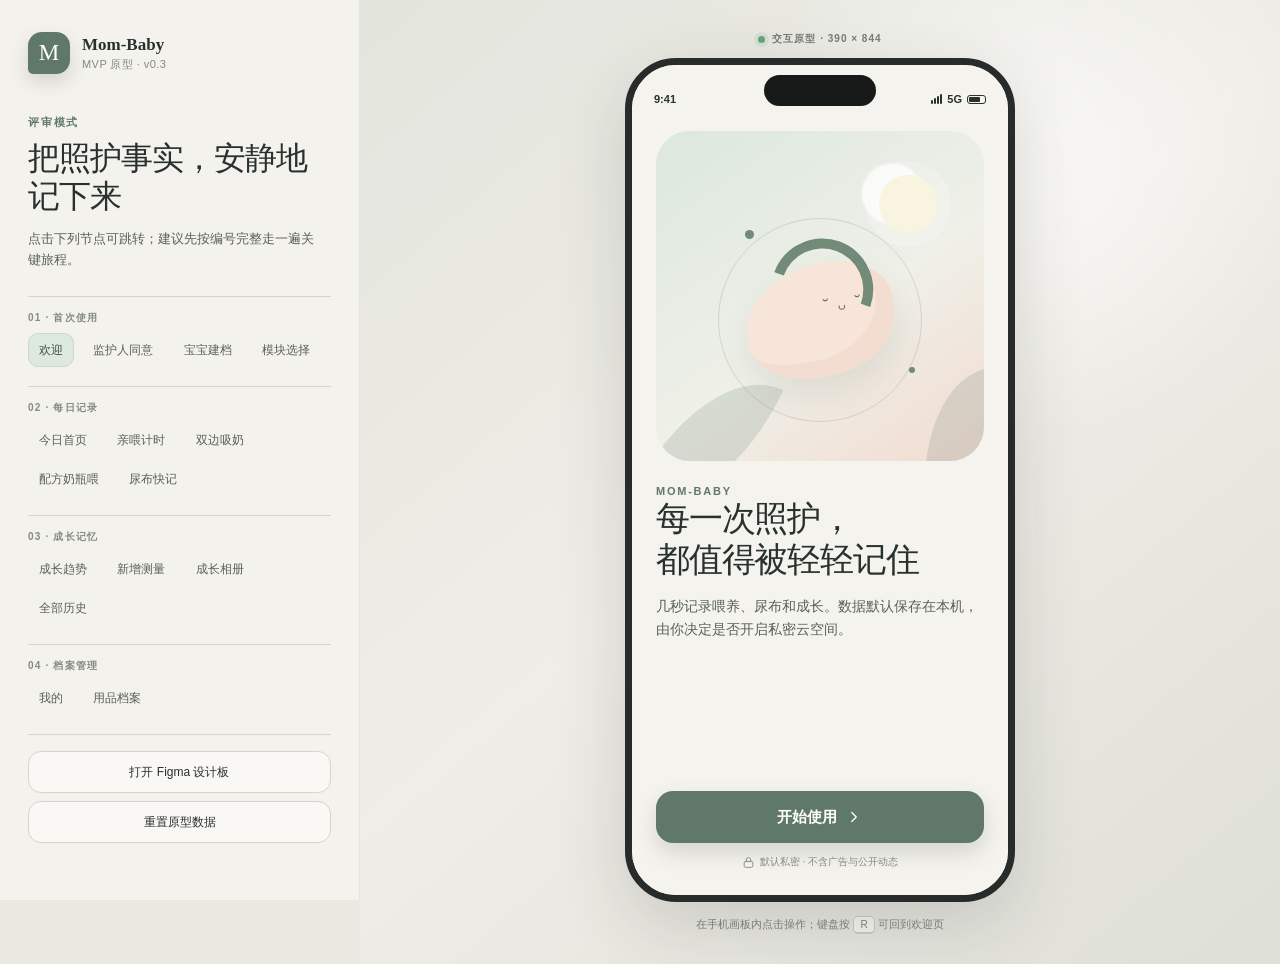
<file: prototype/index.html>
<!doctype html>
<html lang="zh-CN">
  <head>
    <meta charset="UTF-8" />
    <meta name="viewport" content="width=device-width, initial-scale=1, viewport-fit=cover" />
    <meta name="theme-color" content="#efeee8" />
    <title>Mom-Baby · MVP 交互原型</title>
    <link rel="stylesheet" href="./styles.css" />
  </head>
  <body>
    <div class="prototype-shell">
      <aside class="review-rail" aria-label="原型流程导航">
        <div class="rail-brand">
          <div class="brand-mark" aria-hidden="true">M</div>
          <div>
            <strong>Mom-Baby</strong>
            <span>MVP 原型 · v0.3</span>
          </div>
        </div>

        <div class="rail-intro">
          <span class="eyebrow">评审模式</span>
          <h1>把照护事实，安静地记下来</h1>
          <p>点击下列节点可跳转；建议先按编号完整走一遍关键旅程。</p>
        </div>

        <nav class="flow-map" id="flow-map">
          <section>
            <p>01 · 首次使用</p>
            <button data-jump="welcome">欢迎</button>
            <button data-jump="consent">监护人同意</button>
            <button data-jump="baby-profile">宝宝建档</button>
            <button data-jump="module-select">模块选择</button>
          </section>
          <section>
            <p>02 · 每日记录</p>
            <button data-jump="home">今日首页</button>
            <button data-jump="nursing-start">亲喂计时</button>
            <button data-jump="pump-start">双边吸奶</button>
            <button data-jump="bottle-feed">配方奶瓶喂</button>
            <button data-jump="diaper-add">尿布快记</button>
          </section>
          <section>
            <p>03 · 成长记忆</p>
            <button data-jump="growth">成长趋势</button>
            <button data-jump="growth-add">新增测量</button>
            <button data-jump="album">成长相册</button>
            <button data-jump="history">全部历史</button>
          </section>
          <section>
            <p>04 · 档案管理</p>
            <button data-jump="me">我的</button>
            <button data-jump="supplies">用品档案</button>
          </section>
        </nav>

        <div class="rail-footer">
          <a href="./board.html">打开 Figma 设计板</a>
          <button data-action="reset-prototype">重置原型数据</button>
        </div>
      </aside>

      <main class="phone-stage">
        <div class="device-label"><span></span> 交互原型 · 390 × 844</div>
        <div class="phone-frame" aria-label="Mom-Baby iPhone 原型">
          <div id="app" class="app-root"></div>
          <div id="toast" class="toast" role="status" aria-live="polite"></div>
        </div>
        <p class="stage-hint">在手机画板内点击操作；键盘按 <kbd>R</kbd> 可回到欢迎页</p>
      </main>
    </div>
    <noscript>此交互原型需要启用 JavaScript。</noscript>
    <script src="./app.js"></script>
  </body>
</html>
</file>
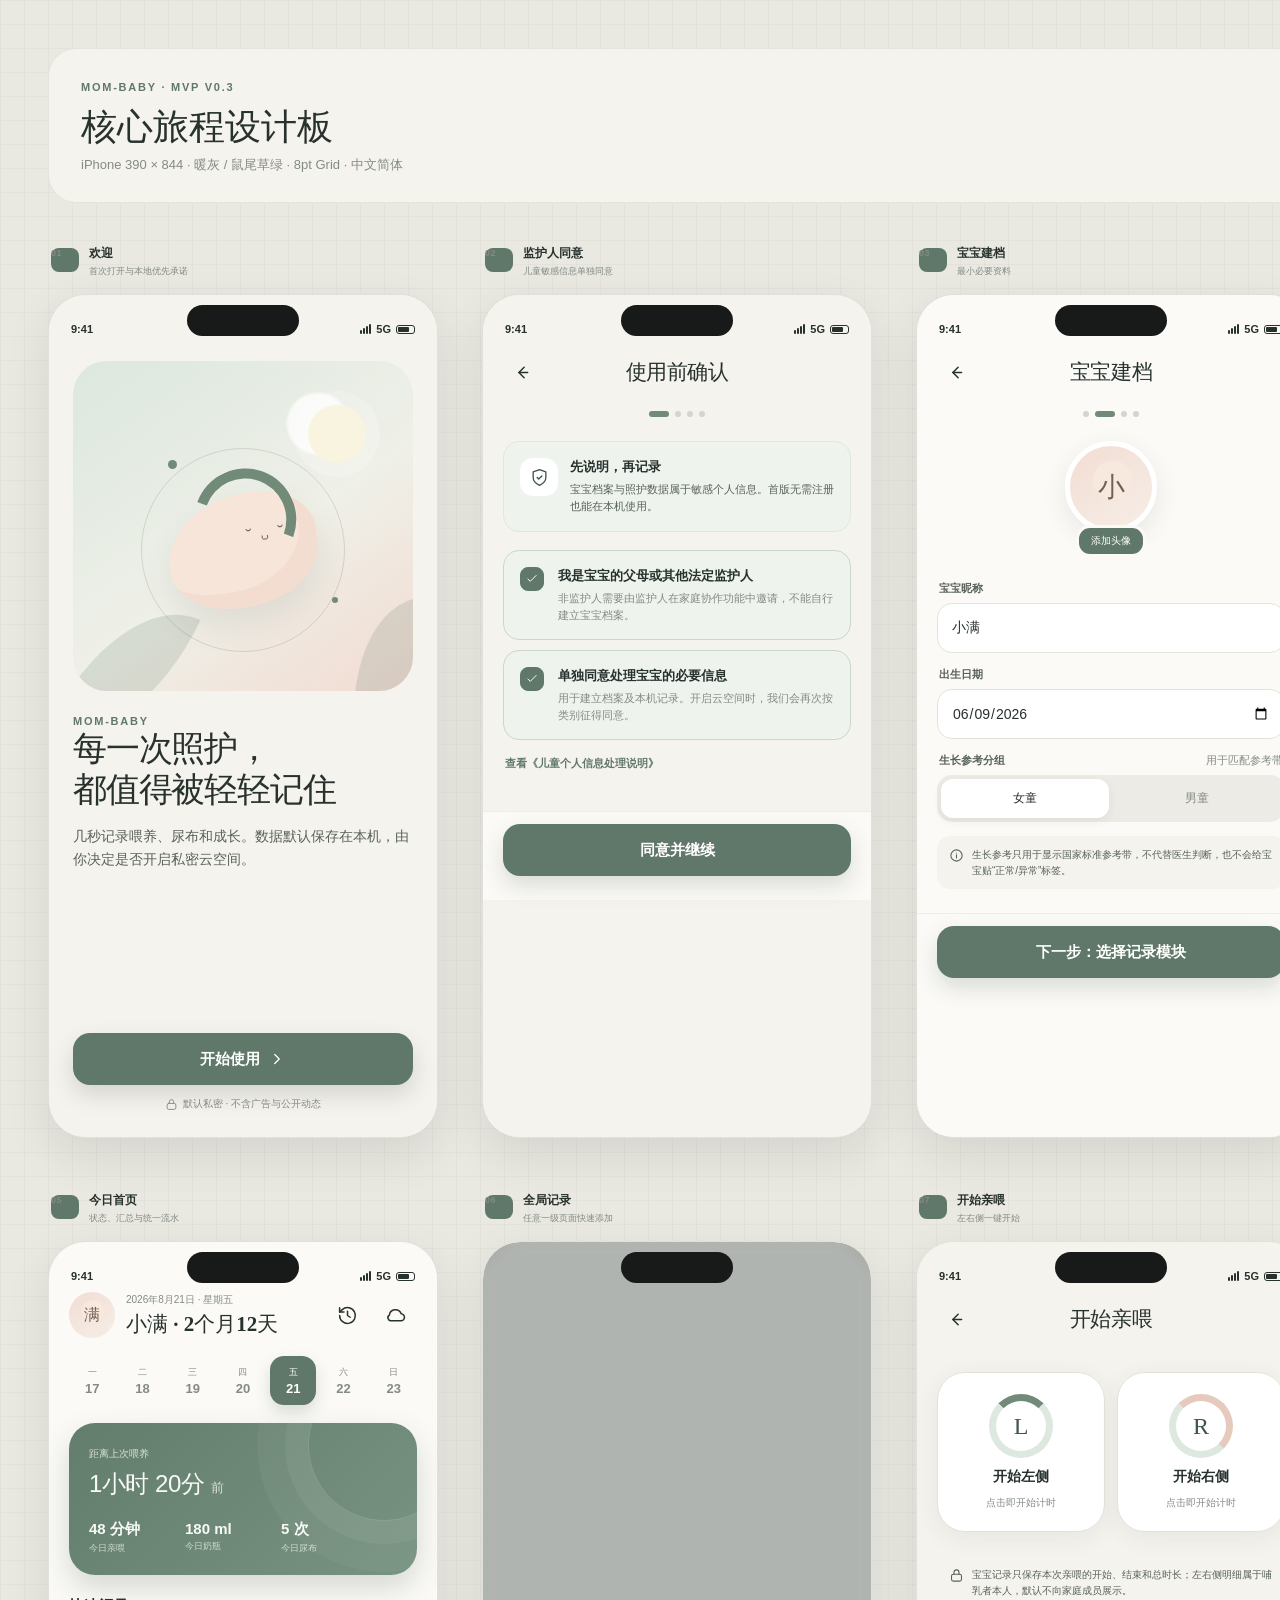
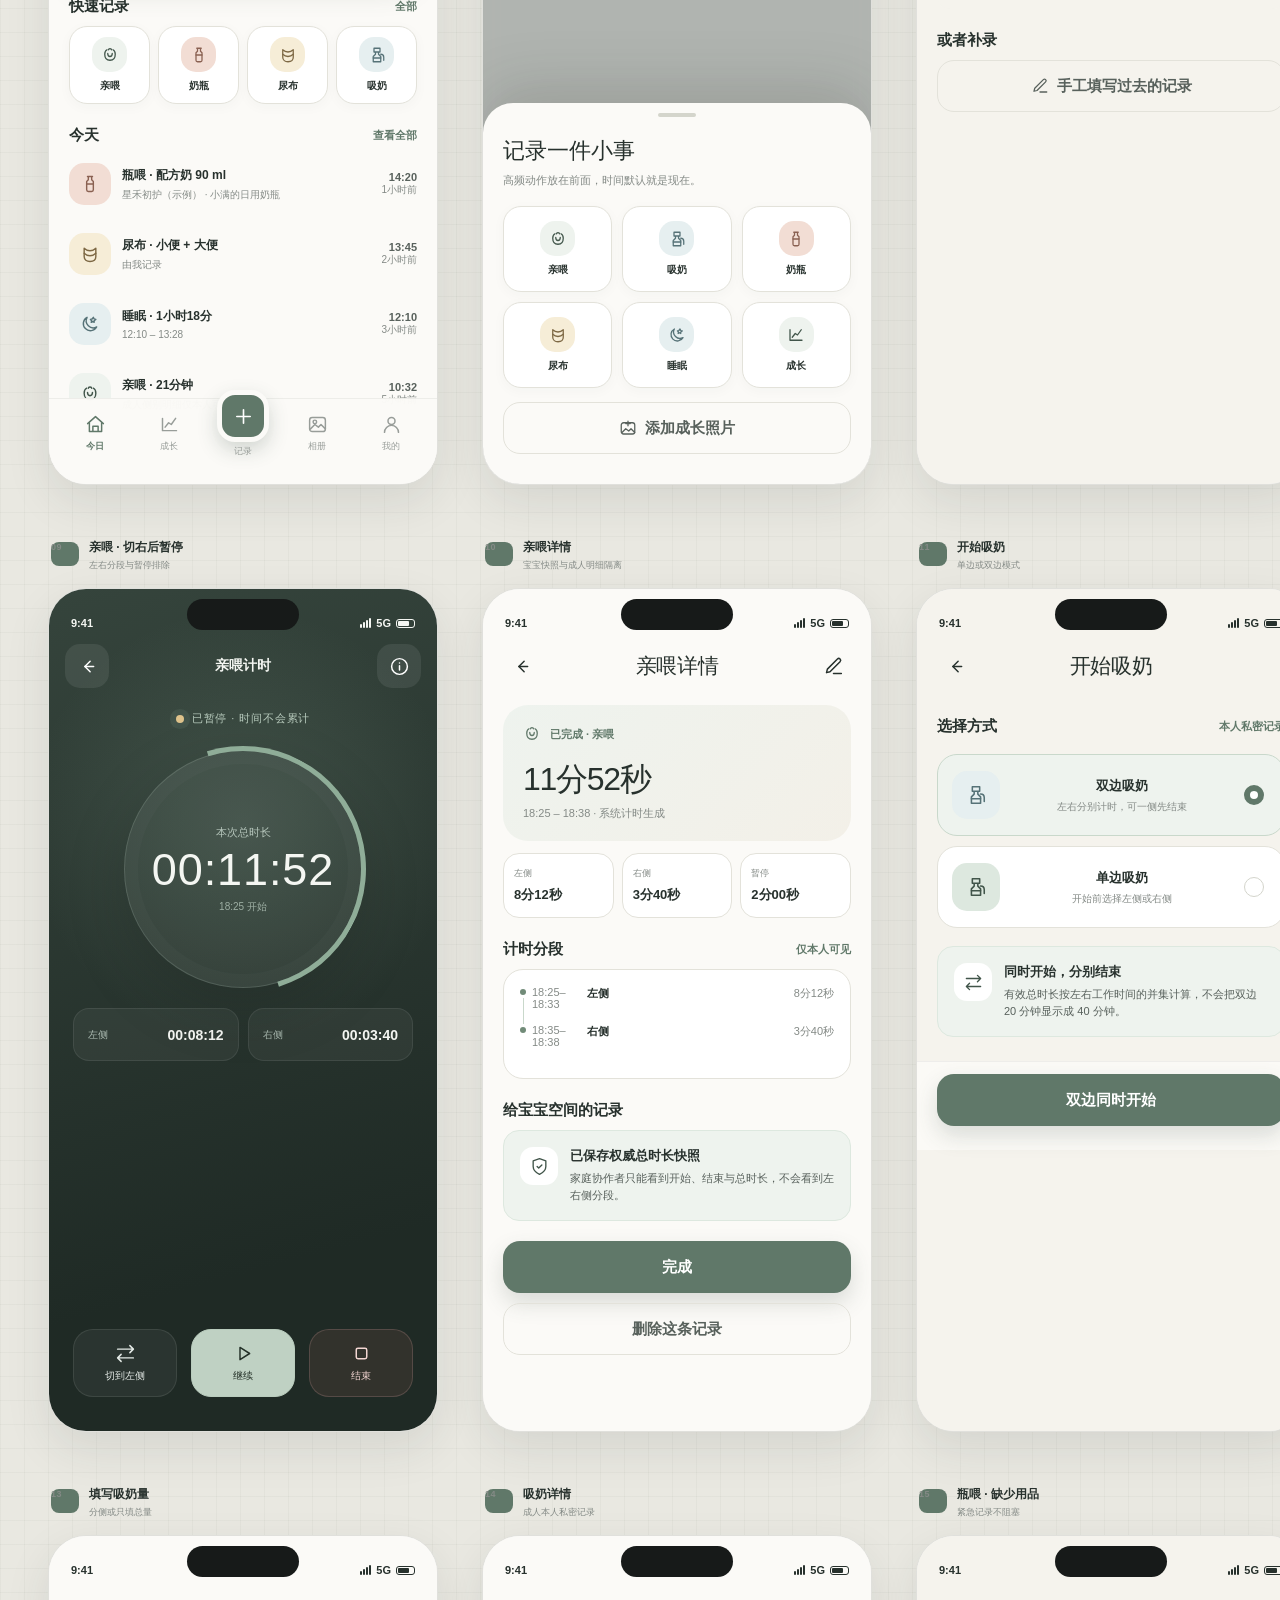
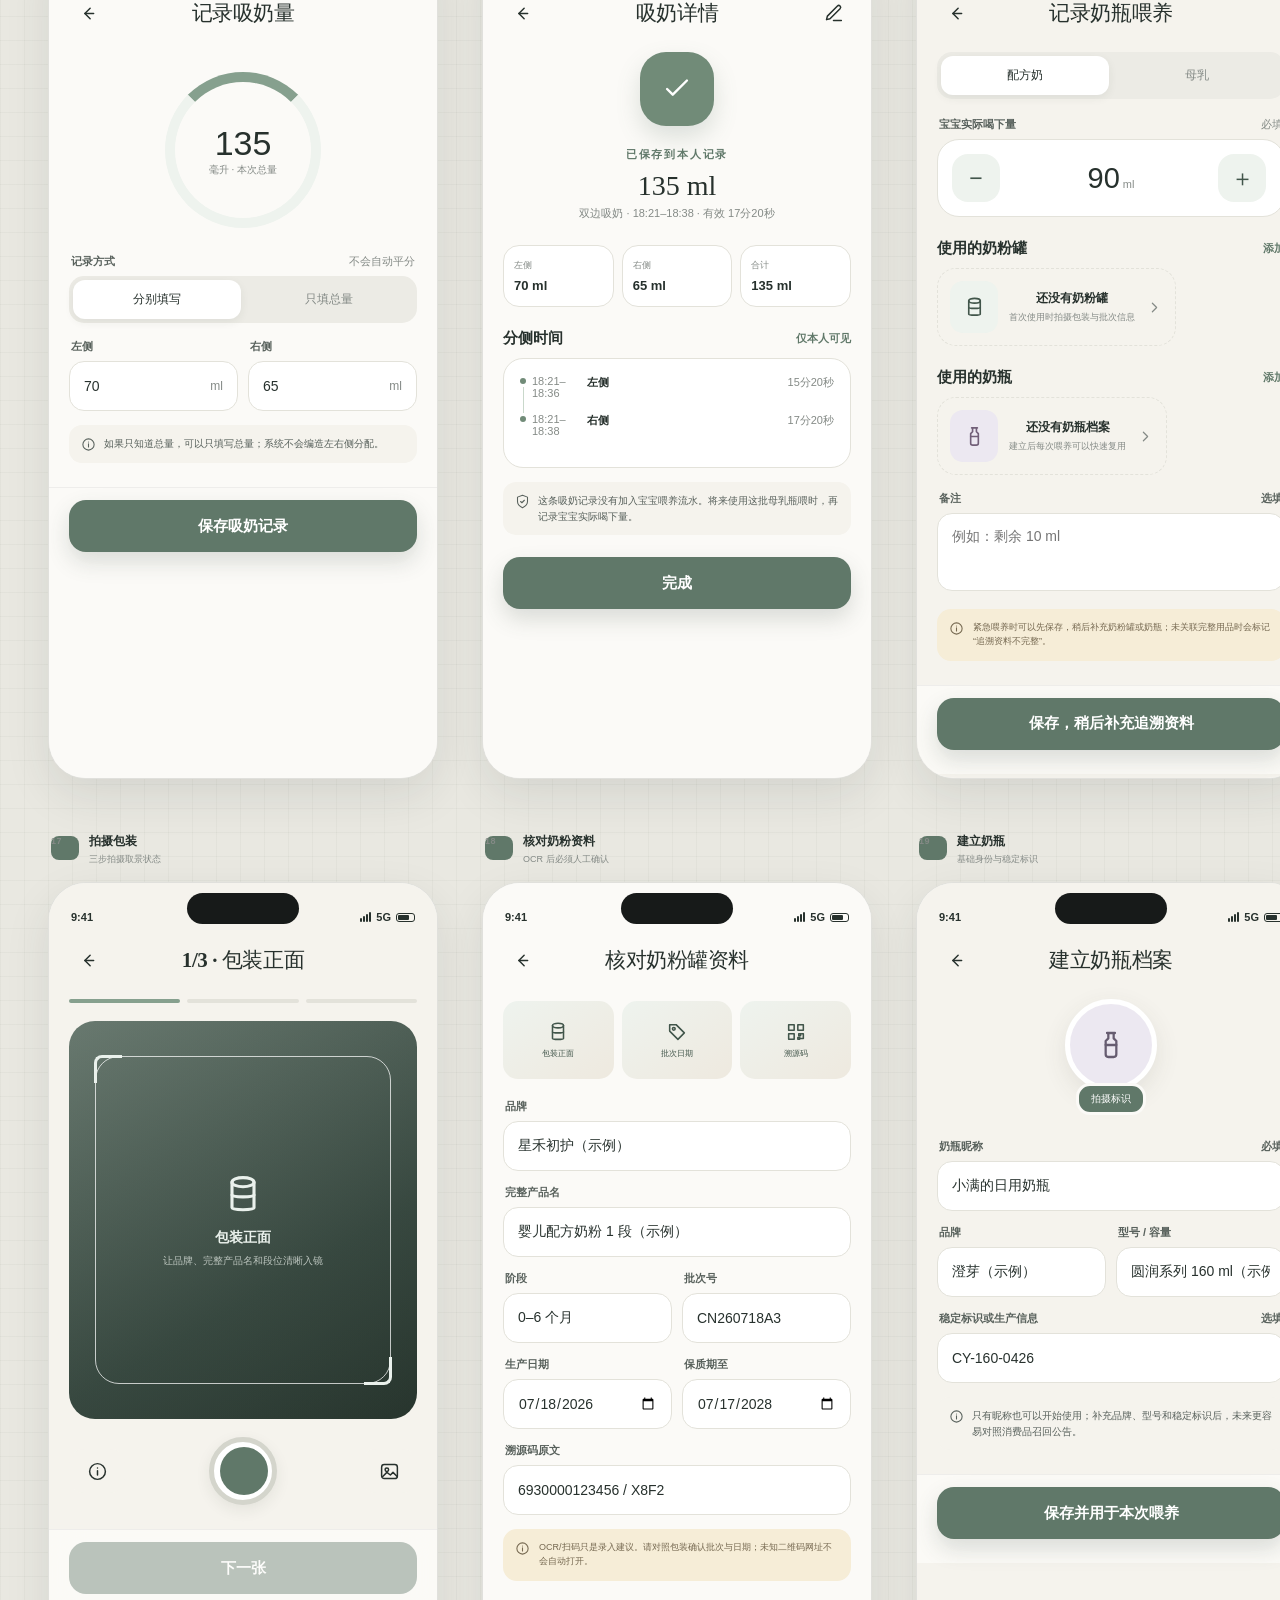
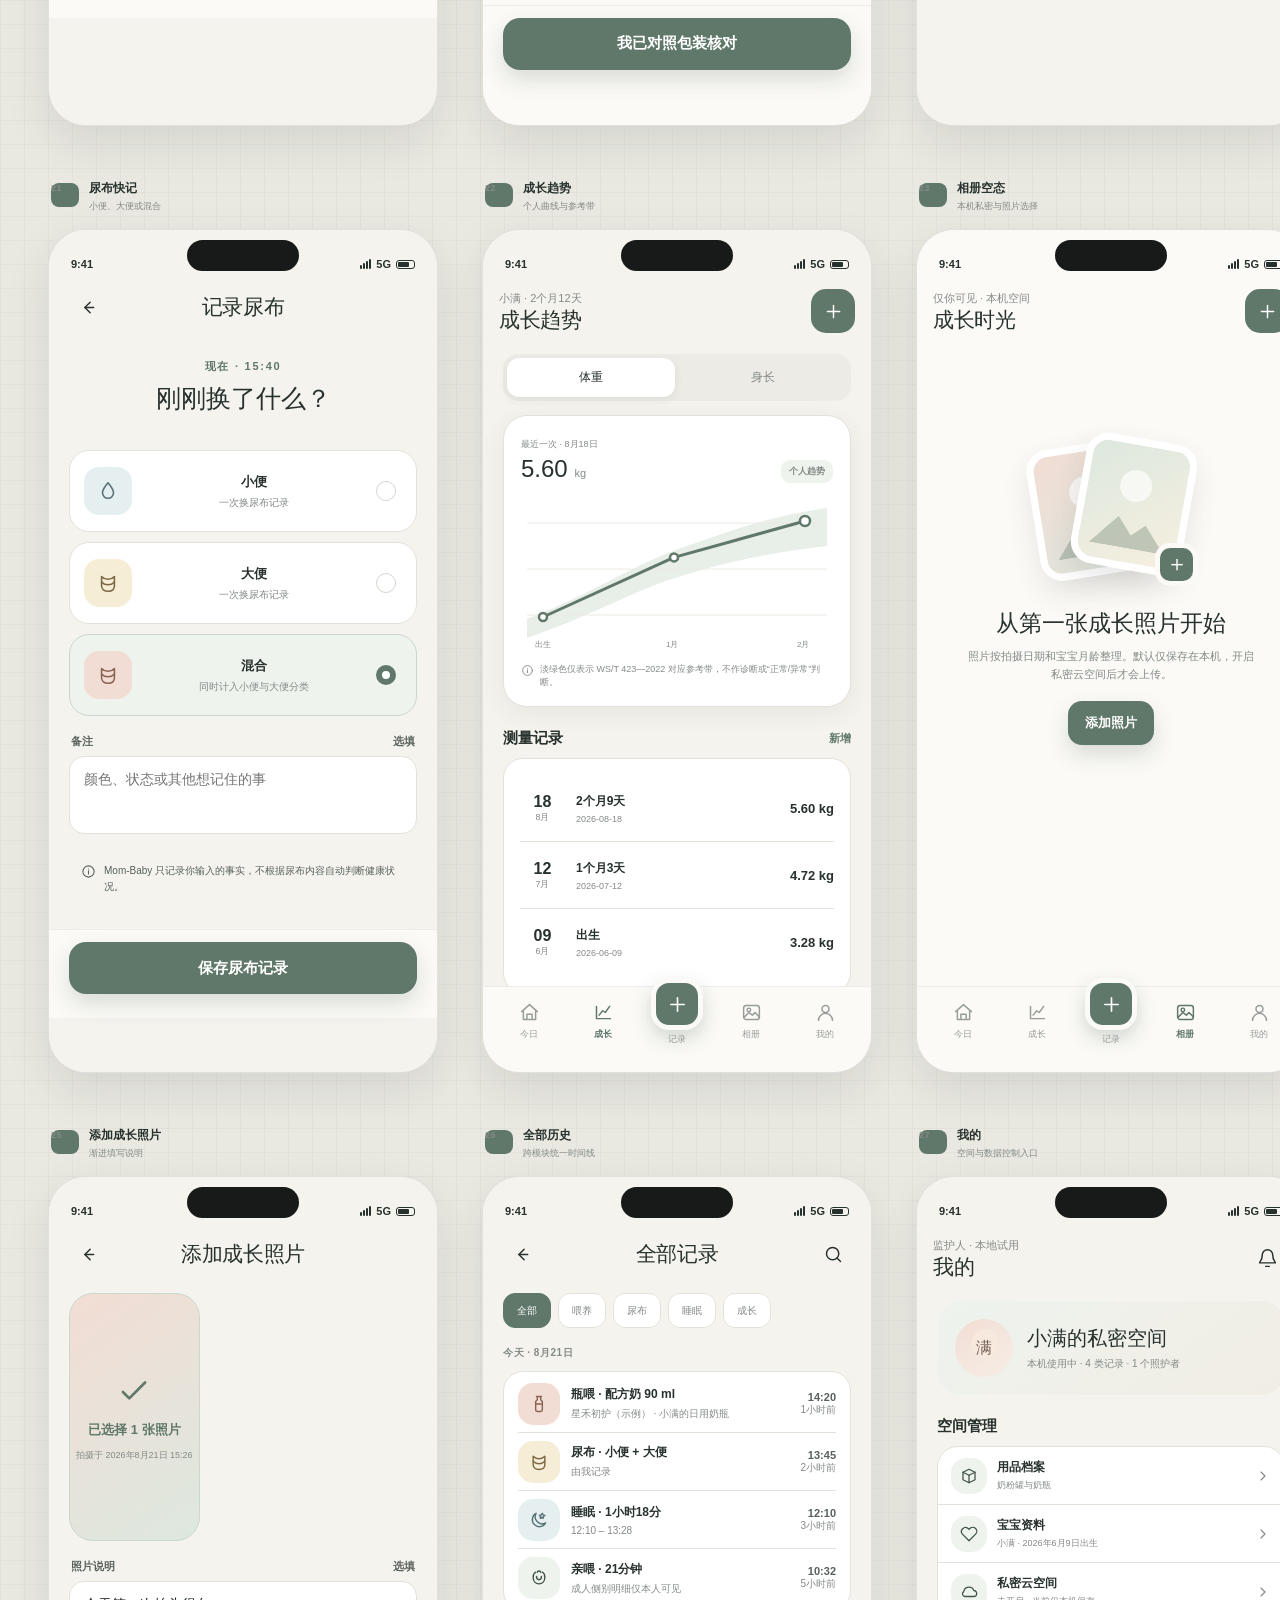
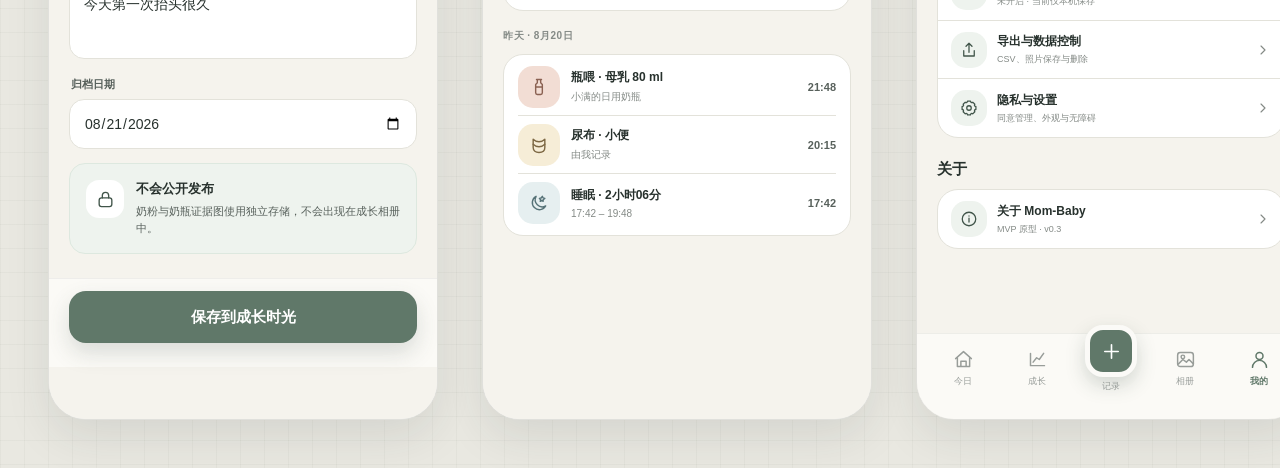
<file: prototype/board.html>
<!doctype html>
<html lang="zh-CN">
  <head>
    <meta charset="UTF-8" />
    <meta name="viewport" content="width=device-width, initial-scale=1" />
    <meta name="theme-color" content="#e9e8e1" />
    <title>Mom-Baby · Figma 设计板</title>
    <link rel="stylesheet" href="./styles.css" />
  </head>
  <body class="board-body">
    <header class="board-header">
      <div>
        <span class="eyebrow">Mom-Baby · MVP v0.3</span>
        <h1>核心旅程设计板</h1>
        <p>iPhone 390 × 844 · 暖灰 / 鼠尾草绿 · 8pt Grid · 中文简体</p>
      </div>
      <div class="board-actions">
        <a href="./index.html">打开交互原型</a>
        <span>28 个关键状态</span>
      </div>
    </header>
    <main id="board-root" class="board-grid" aria-label="Mom-Baby 关键页面设计板"></main>
    <script src="./app.js"></script>
  </body>
</html>
</file>
<file: prototype/styles.css>
:root {
  --canvas: #e9e8e1;
  --canvas-deep: #deddd5;
  --paper: #fbfaf7;
  --paper-warm: #f5f3ed;
  --ink: #27312d;
  --ink-soft: #58615c;
  --muted: #848a86;
  --line: #e3e2da;
  --line-strong: #d4d5cc;
  --sage-900: #41554a;
  --sage-700: #607869;
  --sage-600: #718b78;
  --sage-500: #86a08e;
  --sage-300: #c9d8cb;
  --sage-200: #dde8df;
  --sage-100: #eef3ee;
  --peach-300: #e7cabe;
  --peach-200: #f2ddd4;
  --peach-100: #fbede7;
  --gold-300: #dec28b;
  --gold-100: #f6edd7;
  --lavender-100: #ece8f1;
  --blue-100: #e6eff0;
  --danger: #aa625e;
  --danger-soft: #fae9e6;
  --shadow: 0 22px 70px rgb(41 49 45 / 16%);
  --card-shadow: 0 6px 24px rgb(50 57 53 / 7%);
  --radius-xl: 28px;
  --radius-lg: 22px;
  --radius-md: 16px;
  --radius-sm: 12px;
  --ease: cubic-bezier(0.22, 1, 0.36, 1);
}

* {
  box-sizing: border-box;
}

html,
body {
  margin: 0;
  min-height: 100%;
  color: var(--ink);
  background: var(--canvas);
  font-family: -apple-system, BlinkMacSystemFont, "SF Pro Display", "PingFang SC",
    "Helvetica Neue", sans-serif;
  -webkit-font-smoothing: antialiased;
}

button,
input,
textarea,
select {
  font: inherit;
}

button,
a {
  -webkit-tap-highlight-color: transparent;
}

button {
  color: inherit;
}

.prototype-shell {
  min-height: 100vh;
  display: grid;
  grid-template-columns: minmax(280px, 360px) 1fr;
}

.review-rail {
  position: sticky;
  top: 0;
  height: 100vh;
  overflow-y: auto;
  padding: 32px 28px;
  background: #f4f2ec;
  border-right: 1px solid rgb(39 49 45 / 8%);
}

.rail-brand {
  display: flex;
  align-items: center;
  gap: 12px;
  margin-bottom: 38px;
}

.brand-mark {
  width: 42px;
  height: 42px;
  display: grid;
  place-items: center;
  color: white;
  background: var(--sage-700);
  border-radius: 14px 14px 14px 5px;
  font-family: Georgia, serif;
  font-size: 23px;
  box-shadow: 0 8px 18px rgb(65 85 74 / 18%);
}

.rail-brand strong,
.rail-brand span {
  display: block;
}

.rail-brand strong {
  font-family: Georgia, "Songti SC", serif;
  font-size: 17px;
}

.rail-brand span {
  margin-top: 2px;
  color: var(--muted);
  font-size: 11px;
  letter-spacing: 0.04em;
}

.eyebrow {
  color: var(--sage-700);
  font-size: 11px;
  font-weight: 700;
  letter-spacing: 0.16em;
  text-transform: uppercase;
}

.rail-intro h1 {
  max-width: 290px;
  margin: 10px 0 12px;
  font-family: Georgia, "Songti SC", serif;
  font-size: clamp(28px, 2.5vw, 38px);
  font-weight: 500;
  line-height: 1.18;
  letter-spacing: -0.03em;
}

.rail-intro p {
  max-width: 292px;
  margin: 0;
  color: var(--ink-soft);
  font-size: 13px;
  line-height: 1.65;
}

.flow-map {
  margin-top: 26px;
}

.flow-map section {
  padding: 14px 0;
  border-top: 1px solid var(--line-strong);
}

.flow-map section > p {
  margin: 0 0 8px;
  color: var(--muted);
  font-size: 10px;
  font-weight: 700;
  letter-spacing: 0.12em;
}

.flow-map button {
  min-height: 34px;
  padding: 6px 10px;
  margin: 0 4px 5px 0;
  border: 1px solid transparent;
  border-radius: 10px;
  color: var(--ink-soft);
  background: transparent;
  font-size: 12px;
  cursor: pointer;
  transition: 160ms ease;
}

.flow-map button:hover,
.flow-map button.active {
  color: var(--sage-900);
  background: var(--sage-200);
  border-color: var(--sage-300);
}

.rail-footer {
  display: grid;
  gap: 8px;
  padding-top: 16px;
  border-top: 1px solid var(--line-strong);
}

.rail-footer a,
.rail-footer button,
.board-actions a {
  min-height: 42px;
  display: flex;
  align-items: center;
  justify-content: center;
  border: 1px solid var(--line-strong);
  border-radius: 13px;
  color: var(--ink);
  background: rgb(255 255 255 / 45%);
  text-decoration: none;
  font-size: 12px;
  cursor: pointer;
}

.phone-stage {
  min-width: 0;
  min-height: 100vh;
  display: grid;
  place-content: center;
  justify-items: center;
  padding: 32px;
  background:
    radial-gradient(circle at 73% 16%, rgb(255 255 255 / 55%) 0 3%, transparent 27%),
    linear-gradient(140deg, #e3e5dd, #efede7 48%, #dedfd7);
}

.device-label {
  display: flex;
  align-items: center;
  gap: 7px;
  margin-bottom: 12px;
  color: #767d78;
  font-size: 10px;
  font-weight: 650;
  letter-spacing: 0.1em;
  text-transform: uppercase;
}

.device-label span {
  width: 7px;
  height: 7px;
  border-radius: 50%;
  background: #69a67c;
  box-shadow: 0 0 0 4px rgb(105 166 124 / 13%);
}

.phone-frame {
  position: relative;
  width: 390px;
  height: 844px;
  overflow: hidden;
  border: 7px solid #272b29;
  border-radius: 51px;
  background: var(--paper);
  box-shadow: var(--shadow), inset 0 0 0 1px rgb(255 255 255 / 40%);
}

.phone-frame::before {
  content: "";
  position: absolute;
  z-index: 40;
  top: 10px;
  left: 50%;
  width: 112px;
  height: 31px;
  transform: translateX(-50%);
  border-radius: 19px;
  background: #171a19;
  pointer-events: none;
}

.app-root {
  width: 100%;
  height: 100%;
}

.stage-hint {
  margin: 15px 0 0;
  color: #7d827f;
  font-size: 11px;
}

kbd {
  padding: 2px 6px;
  border: 1px solid #c9cbc4;
  border-bottom-width: 2px;
  border-radius: 5px;
  background: #f4f3ef;
  font-family: inherit;
  font-size: 10px;
}

.screen {
  position: relative;
  width: 100%;
  height: 100%;
  overflow-x: hidden;
  overflow-y: auto;
  overscroll-behavior: contain;
  background: var(--paper);
  scrollbar-width: none;
  animation: screen-in 360ms var(--ease) both;
}

.screen::-webkit-scrollbar {
  display: none;
}

@keyframes screen-in {
  from { opacity: 0; transform: translateY(5px); }
  to { opacity: 1; transform: translateY(0); }
}

.screen.tinted {
  background: var(--paper-warm);
}

.screen.dark-timer {
  color: #f4f6f2;
  background:
    radial-gradient(circle at 50% 28%, rgb(137 164 145 / 22%), transparent 34%),
    linear-gradient(165deg, #35443c 0%, #1f2a25 78%);
}

.status-bar {
  position: relative;
  z-index: 10;
  height: 48px;
  display: flex;
  align-items: flex-end;
  justify-content: space-between;
  padding: 0 22px 8px;
  color: inherit;
  font-size: 11px;
  font-weight: 700;
}

.status-icons {
  display: flex;
  align-items: center;
  gap: 5px;
}

.signal-bars {
  display: inline-flex;
  align-items: flex-end;
  gap: 1px;
  height: 10px;
}

.signal-bars i {
  width: 2px;
  border-radius: 2px;
  background: currentColor;
}

.signal-bars i:nth-child(1) { height: 4px; }
.signal-bars i:nth-child(2) { height: 6px; }
.signal-bars i:nth-child(3) { height: 8px; }
.signal-bars i:nth-child(4) { height: 10px; }

.battery {
  width: 19px;
  height: 9px;
  padding: 1px;
  border: 1px solid currentColor;
  border-radius: 3px;
}

.battery::after {
  content: "";
  display: block;
  width: 75%;
  height: 100%;
  border-radius: 1px;
  background: currentColor;
}

.screen-content {
  padding: 0 20px 112px;
}

.screen-content.no-nav {
  padding-bottom: 28px;
}

.onboarding {
  min-height: calc(100% - 48px);
  display: flex;
  flex-direction: column;
  padding: 10px 24px 26px;
}

.onboarding-visual {
  position: relative;
  min-height: 330px;
  margin: 8px 0 20px;
  overflow: hidden;
  border-radius: 34px;
  background:
    radial-gradient(circle at 72% 19%, rgb(255 255 255 / 78%) 0 8%, transparent 9%),
    linear-gradient(145deg, #dde8df 4%, #eff0e8 56%, #f2dbd1);
}

.moon {
  position: absolute;
  top: 44px;
  right: 47px;
  width: 58px;
  height: 58px;
  border-radius: 50%;
  background: #f8f4df;
  box-shadow: 0 0 0 14px rgb(255 255 255 / 18%);
}

.leaf {
  position: absolute;
  width: 92px;
  height: 160px;
  border-radius: 100% 0 100% 0;
  background: rgb(96 120 105 / 18%);
  transform: rotate(25deg);
}

.leaf.one { left: 6px; bottom: -62px; }
.leaf.two { right: -21px; bottom: -75px; transform: rotate(-12deg); }

.baby-orbit {
  position: absolute;
  top: 87px;
  left: 50%;
  width: 204px;
  height: 204px;
  transform: translateX(-50%);
  border: 1px solid rgb(65 85 74 / 17%);
  border-radius: 50%;
}

.baby-orbit::before,
.baby-orbit::after {
  content: "";
  position: absolute;
  border-radius: 50%;
  background: var(--sage-600);
}

.baby-orbit::before { top: 11px; left: 26px; width: 9px; height: 9px; }
.baby-orbit::after { right: 6px; bottom: 48px; width: 6px; height: 6px; }

.baby-illustration {
  position: absolute;
  top: 132px;
  left: 50%;
  width: 150px;
  height: 114px;
  transform: translateX(-50%) rotate(-7deg);
  border-radius: 72% 46% 62% 48%;
  background: #f7e5da;
  box-shadow: inset -17px -16px 0 rgb(231 202 190 / 30%), 0 16px 32px rgb(64 76 69 / 10%);
}

.baby-illustration::before {
  content: "";
  position: absolute;
  top: -24px;
  right: 18px;
  width: 82px;
  height: 82px;
  border: 10px solid #718b78;
  border-bottom-color: transparent;
  border-left-color: transparent;
  border-radius: 50%;
  transform: rotate(-18deg);
}

.baby-illustration::after {
  content: "˘ ᴗ ˘";
  position: absolute;
  top: 34px;
  right: 30px;
  color: #75675f;
  font-size: 17px;
  letter-spacing: 2px;
}

.onboarding-copy h1 {
  margin: 0;
  font-family: Georgia, "Songti SC", serif;
  font-size: 34px;
  font-weight: 500;
  line-height: 1.2;
  letter-spacing: -0.035em;
}

.onboarding-copy p {
  margin: 14px 0 0;
  color: var(--ink-soft);
  font-size: 14px;
  line-height: 1.7;
}

.onboarding-actions {
  margin-top: auto;
  padding-top: 22px;
}

.privacy-inline {
  display: flex;
  align-items: center;
  justify-content: center;
  gap: 5px;
  margin-top: 12px;
  color: var(--muted);
  font-size: 10px;
}

.privacy-inline svg { width: 13px; height: 13px; }

.btn {
  min-height: 52px;
  width: 100%;
  display: inline-flex;
  align-items: center;
  justify-content: center;
  gap: 8px;
  padding: 12px 18px;
  border: 1px solid transparent;
  border-radius: 17px;
  font-size: 15px;
  font-weight: 650;
  cursor: pointer;
  transition: transform 130ms ease, opacity 130ms ease, background 130ms ease;
}

.btn > svg {
  flex: 0 0 18px;
  width: 18px;
  height: 18px;
}

.btn:active,
.icon-button:active,
.quick-tile:active,
.select-card:active {
  transform: scale(0.975);
}

.btn.primary {
  color: white;
  background: var(--sage-700);
  box-shadow: 0 10px 22px rgb(65 85 74 / 18%);
}

.btn.secondary {
  color: var(--sage-900);
  background: var(--sage-100);
  border-color: var(--sage-200);
}

.btn.ghost {
  color: var(--ink-soft);
  background: transparent;
  border-color: var(--line);
}

.btn.warm {
  color: #684e43;
  background: var(--peach-100);
  border-color: var(--peach-200);
}

.btn.danger-text {
  color: var(--danger);
  background: var(--danger-soft);
}

.btn.small {
  min-height: 44px;
  width: auto;
  padding: 9px 16px;
  border-radius: 14px;
  font-size: 13px;
}

.btn:disabled {
  opacity: 0.42;
  cursor: not-allowed;
  box-shadow: none;
}

.button-stack {
  display: grid;
  gap: 10px;
}

.page-header {
  min-height: 58px;
  display: grid;
  grid-template-columns: 44px 1fr 44px;
  align-items: center;
  margin: 0 -4px 10px;
}

.page-header h1 {
  margin: 0;
  font-family: Georgia, "Songti SC", serif;
  font-size: 21px;
  font-weight: 550;
  text-align: center;
  letter-spacing: -0.02em;
}

.page-header .header-copy h1,
.page-header .header-copy p {
  text-align: left;
}

.page-header .header-copy p {
  margin: 3px 0 0;
  color: var(--muted);
  font-size: 11px;
}

.page-header.has-copy {
  grid-template-columns: 1fr 44px;
  min-height: 66px;
}

.icon-button {
  min-width: 44px;
  min-height: 44px;
  display: inline-grid;
  place-items: center;
  padding: 0;
  border: 0;
  border-radius: 15px;
  color: var(--ink);
  background: var(--paper-warm);
  cursor: pointer;
}

.icon-button.clear { background: transparent; }
.icon-button.sage { color: white; background: var(--sage-700); }
.icon-button svg { width: 21px; height: 21px; }

.progress-dots {
  display: flex;
  justify-content: center;
  gap: 6px;
  margin: 1px 0 24px;
}

.progress-dots i {
  width: 6px;
  height: 6px;
  border-radius: 10px;
  background: var(--line-strong);
}

.progress-dots i.active {
  width: 20px;
  background: var(--sage-600);
}

.section-title {
  display: flex;
  align-items: center;
  justify-content: space-between;
  gap: 8px;
  margin: 22px 0 10px;
}

.section-title h2 {
  margin: 0;
  font-size: 15px;
  font-weight: 700;
}

.section-title span,
.section-title button,
.text-link {
  padding: 0;
  border: 0;
  color: var(--sage-700);
  background: none;
  font-size: 11px;
  font-weight: 600;
  text-decoration: none;
  cursor: pointer;
}

.notice-card {
  display: flex;
  gap: 12px;
  padding: 16px;
  border: 1px solid var(--sage-200);
  border-radius: var(--radius-md);
  background: var(--sage-100);
}

.notice-card .notice-icon {
  flex: 0 0 38px;
  height: 38px;
  display: grid;
  place-items: center;
  border-radius: 13px;
  color: var(--sage-900);
  background: white;
}

.notice-card svg { width: 19px; height: 19px; }
.notice-card strong { display: block; font-size: 13px; }
.notice-card p { margin: 5px 0 0; color: var(--ink-soft); font-size: 11px; line-height: 1.55; }

.consent-list {
  display: grid;
  gap: 10px;
  margin-top: 18px;
}

.check-row {
  position: relative;
  display: grid;
  grid-template-columns: 28px 1fr;
  align-items: start;
  gap: 10px;
  padding: 16px;
  border: 1px solid var(--line);
  border-radius: var(--radius-md);
  background: white;
  cursor: pointer;
}

.check-row input,
.module-card input {
  position: absolute;
  opacity: 0;
  pointer-events: none;
}

.fake-check {
  width: 24px;
  height: 24px;
  display: grid;
  place-items: center;
  border: 1.5px solid var(--line-strong);
  border-radius: 8px;
  background: var(--paper);
  transition: 150ms ease;
}

.fake-check svg { width: 14px; height: 14px; opacity: 0; }
.check-row.checked { border-color: var(--sage-300); background: var(--sage-100); }
.check-row.checked .fake-check,
.module-card.selected .fake-check { color: white; border-color: var(--sage-700); background: var(--sage-700); }
.check-row.checked .fake-check svg,
.module-card.selected .fake-check svg { opacity: 1; }
.check-row strong { display: block; font-size: 13px; }
.check-row p { margin: 5px 0 0; color: var(--muted); font-size: 11px; line-height: 1.5; }

.form-stack {
  display: grid;
  gap: 14px;
}

.field-group > label,
.field-label {
  display: flex;
  justify-content: space-between;
  margin: 0 2px 7px;
  color: var(--ink-soft);
  font-size: 11px;
  font-weight: 600;
}

.field-label span { color: var(--muted); font-weight: 400; }

.field {
  width: 100%;
  min-height: 50px;
  padding: 12px 14px;
  outline: none;
  border: 1px solid var(--line);
  border-radius: 15px;
  color: var(--ink);
  background: white;
  font-size: 14px;
  transition: 150ms ease;
}

.field:focus {
  border-color: var(--sage-500);
  box-shadow: 0 0 0 3px rgb(113 139 120 / 12%);
}

textarea.field {
  min-height: 78px;
  resize: none;
  line-height: 1.5;
}

.input-with-unit {
  position: relative;
}

.input-with-unit .field { padding-right: 52px; }
.input-with-unit span {
  position: absolute;
  top: 50%;
  right: 15px;
  transform: translateY(-50%);
  color: var(--muted);
  font-size: 12px;
}

.two-fields {
  display: grid;
  grid-template-columns: 1fr 1fr;
  gap: 10px;
}

.avatar-editor {
  display: grid;
  justify-items: center;
  margin: 8px 0 24px;
}

.avatar-large,
.baby-avatar {
  display: grid;
  place-items: center;
  overflow: hidden;
  border-radius: 50%;
  color: #725f55;
  background:
    radial-gradient(circle at 52% 42%, #f7e9dd 0 30%, transparent 31%),
    linear-gradient(145deg, var(--peach-200), #f6eee6);
}

.avatar-large {
  width: 92px;
  height: 92px;
  border: 5px solid white;
  box-shadow: 0 8px 25px rgb(72 67 61 / 10%);
  font-size: 27px;
}

.avatar-large svg { width: 32px; height: 32px; }

.avatar-editor button {
  margin-top: -8px;
  padding: 6px 12px;
  border: 3px solid var(--paper);
  border-radius: 14px;
  color: white;
  background: var(--sage-700);
  font-size: 10px;
}

.segmented {
  min-height: 47px;
  display: grid;
  grid-auto-flow: column;
  grid-auto-columns: 1fr;
  gap: 4px;
  padding: 4px;
  border-radius: 15px;
  background: #ecebe5;
}

.segmented button {
  min-height: 39px;
  padding: 7px;
  border: 0;
  border-radius: 12px;
  color: var(--muted);
  background: transparent;
  font-size: 12px;
  cursor: pointer;
}

.segmented button.active {
  color: var(--ink);
  background: white;
  box-shadow: 0 3px 10px rgb(45 51 47 / 7%);
}

.module-grid {
  display: grid;
  grid-template-columns: 1fr 1fr;
  gap: 10px;
  margin-top: 18px;
}

.module-card {
  position: relative;
  min-height: 126px;
  padding: 14px;
  border: 1px solid var(--line);
  border-radius: var(--radius-lg);
  background: white;
  cursor: pointer;
  transition: 170ms ease;
}

.module-card.selected {
  border-color: var(--sage-300);
  background: var(--sage-100);
  box-shadow: var(--card-shadow);
}

.module-card .fake-check {
  position: absolute;
  top: 12px;
  right: 12px;
  width: 21px;
  height: 21px;
  border-radius: 7px;
}

.module-icon,
.event-icon,
.quick-icon,
.menu-icon {
  display: grid;
  place-items: center;
  border-radius: 15px;
}

.module-icon {
  width: 42px;
  height: 42px;
  margin-bottom: 12px;
  color: var(--sage-900);
  background: var(--sage-200);
}

.module-icon.peach,
.event-icon.peach,
.quick-icon.peach { color: #8a6152; background: var(--peach-200); }
.module-icon.gold,
.event-icon.gold,
.quick-icon.gold { color: #7d6844; background: var(--gold-100); }
.module-icon.blue,
.event-icon.blue,
.quick-icon.blue { color: #567277; background: var(--blue-100); }
.module-icon.lavender,
.event-icon.lavender,
.quick-icon.lavender { color: #6f6579; background: var(--lavender-100); }
.module-icon svg { width: 22px; height: 22px; }
.module-card strong { display: block; font-size: 13px; }
.module-card p { margin: 4px 0 0; color: var(--muted); font-size: 10px; line-height: 1.4; }

.home-head {
  display: flex;
  align-items: center;
  gap: 11px;
  padding-top: 2px;
}

.baby-avatar {
  flex: 0 0 46px;
  width: 46px;
  height: 46px;
  font-size: 16px;
}

.home-title { min-width: 0; flex: 1; }
.home-title p { margin: 0; color: var(--muted); font-size: 10px; }
.home-title h1 { margin: 3px 0 0; font-family: Georgia, "Songti SC", serif; font-size: 21px; font-weight: 550; }
.home-actions { display: flex; gap: 4px; }
.home-actions .icon-button { background: transparent; }

.date-strip {
  display: grid;
  grid-template-columns: repeat(7, 1fr);
  gap: 4px;
  margin: 18px 0;
}

.date-day {
  min-height: 49px;
  display: grid;
  place-items: center;
  align-content: center;
  gap: 2px;
  border-radius: 14px;
  color: var(--muted);
  font-size: 9px;
}

.date-day b { font-size: 13px; font-weight: 600; }
.date-day.active { color: white; background: var(--sage-700); box-shadow: 0 7px 16px rgb(65 85 74 / 18%); }

.summary-hero {
  position: relative;
  overflow: hidden;
  padding: 20px;
  border-radius: 26px;
  color: #f7faf7;
  background: linear-gradient(135deg, #637d6d, #789381);
  box-shadow: 0 13px 30px rgb(65 85 74 / 20%);
}

.summary-hero::after {
  content: "";
  position: absolute;
  top: -54px;
  right: -43px;
  width: 150px;
  height: 150px;
  border: 1px solid rgb(255 255 255 / 16%);
  border-radius: 50%;
  box-shadow: 0 0 0 23px rgb(255 255 255 / 5%), 0 0 0 51px rgb(255 255 255 / 4%);
}

.summary-hero > span { font-size: 10px; opacity: 0.8; }
.summary-hero h2 { margin: 7px 0 0; font-size: 24px; font-weight: 500; letter-spacing: -0.02em; }
.summary-hero h2 small { font-size: 13px; opacity: 0.78; }
.summary-meta { display: flex; gap: 20px; margin-top: 20px; }
.summary-meta div { min-width: 76px; }
.summary-meta b { display: block; font-size: 15px; }
.summary-meta span { display: block; margin-top: 3px; font-size: 9px; opacity: 0.72; }

.quick-grid {
  display: grid;
  grid-template-columns: repeat(4, 1fr);
  gap: 8px;
}

.quick-tile {
  min-height: 78px;
  display: grid;
  justify-items: center;
  align-content: center;
  gap: 7px;
  padding: 9px 5px;
  border: 1px solid var(--line);
  border-radius: 18px;
  background: white;
  font-size: 10px;
  font-weight: 600;
  cursor: pointer;
  box-shadow: 0 3px 13px rgb(45 54 49 / 3%);
}

.quick-icon {
  width: 35px;
  height: 35px;
  color: var(--sage-900);
  background: var(--sage-100);
}

.quick-icon svg { width: 18px; height: 18px; }

.active-session-card {
  margin-top: 14px;
  padding: 15px;
  border: 1px solid var(--sage-200);
  border-radius: 20px;
  background: var(--sage-100);
}

.session-top { display: flex; align-items: center; gap: 10px; }
.pulse-dot { width: 9px; height: 9px; border-radius: 50%; background: #75a282; box-shadow: 0 0 0 5px rgb(117 162 130 / 13%); }
.session-top strong { flex: 1; font-size: 12px; }
.session-time { font-variant-numeric: tabular-nums; font-size: 18px; font-weight: 650; letter-spacing: 0.03em; }

.event-list {
  position: relative;
  display: grid;
  gap: 12px;
}

.event-row {
  display: grid;
  grid-template-columns: 42px 1fr auto;
  align-items: center;
  gap: 11px;
  min-height: 58px;
}

.event-icon {
  width: 42px;
  height: 42px;
  color: var(--sage-900);
  background: var(--sage-100);
}

.event-icon svg { width: 20px; height: 20px; }
.event-copy strong { display: block; font-size: 12px; }
.event-copy span { display: block; margin-top: 4px; color: var(--muted); font-size: 10px; }
.event-time { color: var(--muted); font-size: 10px; text-align: right; }
.event-time b { display: block; color: var(--ink-soft); font-size: 11px; font-weight: 600; }

.bottom-nav {
  position: absolute;
  z-index: 20;
  right: 0;
  bottom: 0;
  left: 0;
  height: 86px;
  display: grid;
  grid-template-columns: repeat(5, 1fr);
  align-items: start;
  padding: 9px 9px 20px;
  border-top: 1px solid rgb(69 78 73 / 8%);
  background: rgb(251 250 247 / 94%);
  backdrop-filter: blur(18px);
}

.nav-item {
  min-height: 50px;
  display: grid;
  place-items: center;
  align-content: center;
  gap: 3px;
  padding: 4px;
  border: 0;
  color: #989d99;
  background: transparent;
  font-size: 9px;
  cursor: pointer;
}

.nav-item svg { width: 21px; height: 21px; }
.nav-item.active { color: var(--sage-700); font-weight: 700; }
.nav-item.add { transform: translateY(-22px); }
.nav-item.add > span:first-child {
  width: 52px;
  height: 52px;
  display: grid;
  place-items: center;
  border: 5px solid var(--paper);
  border-radius: 18px;
  color: white;
  background: var(--sage-700);
  box-shadow: 0 8px 19px rgb(65 85 74 / 22%);
}
.nav-item.add svg { width: 23px; height: 23px; }

.sheet-screen {
  display: flex;
  flex-direction: column;
  justify-content: flex-end;
  background: rgb(39 49 45 / 35%);
  backdrop-filter: blur(8px);
}

.sheet-backdrop {
  flex: 1;
  border: 0;
  background: transparent;
  cursor: pointer;
}

.bottom-sheet {
  padding: 10px 20px 30px;
  border-radius: 30px 30px 0 0;
  background: var(--paper);
  box-shadow: 0 -16px 60px rgb(36 43 39 / 16%);
  animation: sheet-up 380ms var(--ease) both;
}

@keyframes sheet-up {
  from { transform: translateY(40%); opacity: 0; }
  to { transform: translateY(0); opacity: 1; }
}

.sheet-grabber {
  width: 38px;
  height: 4px;
  margin: 0 auto 19px;
  border-radius: 4px;
  background: var(--line-strong);
}

.sheet-title h2 { margin: 0; font-family: Georgia, "Songti SC", serif; font-size: 22px; font-weight: 550; }
.sheet-title p { margin: 6px 0 0; color: var(--muted); font-size: 11px; line-height: 1.5; }

.add-grid {
  display: grid;
  grid-template-columns: repeat(3, 1fr);
  gap: 10px;
  margin-top: 18px;
}

.add-grid .quick-tile { min-height: 86px; }

.side-choice {
  display: grid;
  grid-template-columns: 1fr 1fr;
  gap: 12px;
  margin: 24px 0;
}

.side-button {
  min-height: 160px;
  display: grid;
  place-items: center;
  align-content: center;
  gap: 10px;
  border: 1px solid var(--line);
  border-radius: 28px;
  background: white;
  cursor: pointer;
  box-shadow: var(--card-shadow);
}

.side-button .side-arc {
  width: 64px;
  height: 64px;
  display: grid;
  place-items: center;
  border: 7px solid var(--sage-200);
  border-top-color: var(--sage-600);
  border-radius: 50%;
  color: var(--sage-900);
  font-family: Georgia, serif;
  font-size: 24px;
}

.side-button.right .side-arc {
  border-top-color: var(--peach-300);
  border-right-color: var(--peach-300);
}

.side-button strong { font-size: 14px; }
.side-button span { color: var(--muted); font-size: 10px; }

.helper-copy {
  display: flex;
  gap: 8px;
  padding: 11px 12px;
  border-radius: 13px;
  color: var(--ink-soft);
  background: var(--paper-warm);
  font-size: 10px;
  line-height: 1.55;
}
.helper-copy svg { flex: 0 0 15px; width: 15px; height: 15px; margin-top: 1px; }

.timer-header {
  min-height: 58px;
  display: grid;
  grid-template-columns: 44px 1fr 44px;
  align-items: center;
  padding: 0 16px;
}
.timer-header h1 { margin: 0; font-size: 14px; text-align: center; }
.timer-header .icon-button { color: white; background: rgb(255 255 255 / 8%); }

.timer-main {
  min-height: calc(100% - 106px);
  display: flex;
  flex-direction: column;
  padding: 16px 24px 34px;
}

.timer-status {
  display: flex;
  align-items: center;
  justify-content: center;
  gap: 8px;
  color: #b8cbbd;
  font-size: 11px;
  letter-spacing: 0.08em;
}

.timer-status i {
  width: 8px;
  height: 8px;
  border-radius: 50%;
  background: #91b19b;
  box-shadow: 0 0 0 6px rgb(145 177 155 / 10%);
}

.timer-status.paused i { background: var(--gold-300); }

.timer-face {
  position: relative;
  width: 238px;
  height: 238px;
  display: grid;
  place-items: center;
  align-content: center;
  align-self: center;
  gap: 4px;
  margin: 24px 0 20px;
  border: 1px solid rgb(211 226 215 / 18%);
  border-radius: 50%;
  background: rgb(255 255 255 / 4%);
  box-shadow: inset 0 0 0 13px rgb(255 255 255 / 2%), 0 20px 60px rgb(3 8 6 / 18%);
}

.timer-face::before {
  content: "";
  position: absolute;
  inset: -5px;
  border: 5px solid transparent;
  border-top-color: #8fad98;
  border-right-color: #8fad98;
  border-radius: 50%;
  transform: rotate(28deg);
}

.timer-face > span { color: #b6c6bc; font-size: 11px; }
.timer-face strong { font-size: 45px; font-weight: 350; font-variant-numeric: tabular-nums; letter-spacing: 0.02em; }
.timer-face small { color: #9eafa4; font-size: 10px; }

.segment-summary {
  display: grid;
  grid-template-columns: 1fr 1fr;
  gap: 9px;
}

.segment-pill {
  display: flex;
  align-items: center;
  justify-content: space-between;
  min-height: 53px;
  padding: 10px 14px;
  border: 1px solid rgb(255 255 255 / 8%);
  border-radius: 16px;
  background: rgb(255 255 255 / 5%);
}
.segment-pill span { color: #aab9b0; font-size: 10px; }
.segment-pill b { font-size: 14px; font-variant-numeric: tabular-nums; }
.segment-pill.active { border-color: rgb(143 173 152 / 34%); background: rgb(143 173 152 / 10%); }

.timer-actions {
  display: grid;
  grid-template-columns: 1fr 1fr 1fr;
  gap: 14px;
  margin-top: auto;
  padding-top: 24px;
}

.timer-action {
  min-height: 68px;
  display: grid;
  place-items: center;
  align-content: center;
  gap: 5px;
  padding: 8px;
  border: 1px solid rgb(255 255 255 / 9%);
  border-radius: 20px;
  color: #e4eae6;
  background: rgb(255 255 255 / 5%);
  font-size: 10px;
  cursor: pointer;
}
.timer-action svg { width: 21px; height: 21px; }
.timer-action.main { color: #253229; border-color: #b9ccbd; background: #bfd1c3; }
.timer-action.end { color: #f3d6d2; border-color: rgb(242 187 180 / 18%); background: rgb(170 98 94 / 14%); }

.detail-hero {
  padding: 20px;
  border-radius: 25px;
  background: linear-gradient(135deg, var(--sage-100), #f3f0e8);
}
.detail-hero .detail-type { display: flex; align-items: center; gap: 9px; color: var(--sage-700); font-size: 11px; font-weight: 700; }
.detail-hero .detail-type svg { flex: 0 0 18px; width: 18px; height: 18px; }
.detail-hero h2 { margin: 15px 0 4px; font-size: 32px; font-weight: 420; letter-spacing: -0.04em; }
.detail-hero p { margin: 0; color: var(--muted); font-size: 11px; }

.stats-row {
  display: grid;
  grid-template-columns: repeat(3, 1fr);
  gap: 8px;
  margin-top: 12px;
}
.stat-card { padding: 13px 10px; border: 1px solid var(--line); border-radius: 16px; background: white; }
.stat-card span { display: block; color: var(--muted); font-size: 9px; }
.stat-card b { display: block; margin-top: 6px; font-size: 13px; font-weight: 650; }

.timeline-card,
.surface-card {
  padding: 16px;
  border: 1px solid var(--line);
  border-radius: 20px;
  background: white;
}

.segment-line {
  position: relative;
  display: grid;
  grid-template-columns: 47px 1fr auto;
  gap: 8px;
  min-height: 38px;
  padding-left: 12px;
  font-size: 11px;
}
.segment-line::before { content: ""; position: absolute; top: 3px; left: 0; width: 6px; height: 6px; border-radius: 50%; background: var(--sage-600); }
.segment-line::after { content: ""; position: absolute; top: 12px; bottom: 0; left: 2.5px; width: 1px; background: var(--sage-300); }
.segment-line:last-child::after { display: none; }
.segment-line span { color: var(--muted); }
.segment-line b { font-weight: 600; }

.mode-cards {
  display: grid;
  gap: 10px;
  margin: 18px 0;
}
.select-card {
  min-height: 82px;
  display: grid;
  grid-template-columns: 48px 1fr 26px;
  align-items: center;
  gap: 12px;
  padding: 12px 14px;
  border: 1px solid var(--line);
  border-radius: 20px;
  background: white;
  cursor: pointer;
}
.select-card.active { border-color: var(--sage-300); background: var(--sage-100); }
.select-card .module-icon { width: 48px; height: 48px; margin: 0; }
.select-card strong { display: block; font-size: 13px; }
.select-card p { margin: 5px 0 0; color: var(--muted); font-size: 10px; }
.radio-dot { width: 20px; height: 20px; border: 1.5px solid var(--line-strong); border-radius: 50%; }
.select-card.active .radio-dot { border: 6px solid var(--sage-700); background: white; }

.pump-panels {
  display: grid;
  grid-template-columns: 1fr 1fr;
  gap: 10px;
  margin-top: 24px;
}
.pump-side {
  min-height: 210px;
  display: flex;
  flex-direction: column;
  align-items: center;
  padding: 18px 12px 12px;
  border: 1px solid rgb(255 255 255 / 10%);
  border-radius: 24px;
  background: rgb(255 255 255 / 5%);
}
.pump-side .side-label { color: #aebdb3; font-size: 10px; }
.pump-side strong { margin-top: 13px; font-size: 27px; font-weight: 400; font-variant-numeric: tabular-nums; }
.pump-side .state-copy { margin-top: 5px; color: #94a69a; font-size: 9px; }
.pump-side button { min-height: 46px; width: 100%; margin-top: auto; border: 1px solid rgb(255 255 255 / 10%); border-radius: 15px; color: #e2ebe5; background: rgb(255 255 255 / 6%); font-size: 11px; }
.pump-side button svg { width: 14px; height: 14px; vertical-align: -2px; }
.pump-side.ended { opacity: 0.65; }
.pump-side.ended button { color: #b7c4bc; }

.union-time {
  display: flex;
  justify-content: space-between;
  margin-top: 12px;
  padding: 12px 14px;
  border-radius: 15px;
  color: #bdc9c1;
  background: rgb(255 255 255 / 5%);
  font-size: 10px;
}
.union-time b { color: white; font-size: 12px; }

.volume-hero {
  display: grid;
  place-items: center;
  padding: 20px 0 26px;
}
.volume-ring {
  width: 156px;
  height: 156px;
  display: grid;
  place-items: center;
  align-content: center;
  border: 10px solid var(--sage-100);
  border-top-color: var(--sage-500);
  border-radius: 50%;
}
.volume-ring strong { font-size: 34px; font-weight: 450; }
.volume-ring span { color: var(--muted); font-size: 10px; }

.feed-type-tabs {
  margin-bottom: 18px;
}

.amount-control {
  display: grid;
  grid-template-columns: 52px 1fr 52px;
  align-items: center;
  gap: 10px;
  padding: 14px;
  border: 1px solid var(--line);
  border-radius: 22px;
  background: white;
}
.amount-control button { width: 48px; height: 48px; border: 0; border-radius: 16px; color: var(--sage-900); background: var(--sage-100); font-size: 23px; }
.amount-value { text-align: center; }
.amount-value strong { font-size: 29px; font-weight: 500; }
.amount-value span { margin-left: 3px; color: var(--muted); font-size: 11px; }

.object-card {
  position: relative;
  min-height: 76px;
  display: grid;
  grid-template-columns: 48px 1fr auto;
  align-items: center;
  gap: 11px;
  padding: 12px;
  border: 1px solid var(--line);
  border-radius: 19px;
  background: white;
  cursor: pointer;
}
.object-card.missing { border-style: dashed; background: var(--paper-warm); }
.object-thumb { width: 48px; height: 52px; display: grid; place-items: center; border-radius: 13px; color: var(--sage-900); background: var(--sage-100); }
.object-thumb.bottle { color: #715f78; background: var(--lavender-100); }
.object-thumb svg { width: 23px; height: 23px; }
.object-card strong { display: block; font-size: 12px; }
.object-card p { margin: 4px 0 0; color: var(--muted); font-size: 9px; line-height: 1.4; }
.object-card > svg { width: 17px; height: 17px; color: var(--muted); }
.status-tag { display: inline-flex; align-items: center; min-height: 19px; margin-top: 5px; padding: 2px 7px; border-radius: 7px; color: var(--sage-900); background: var(--sage-100); font-size: 8px; font-weight: 650; }

.empty-state {
  display: grid;
  justify-items: center;
  padding: 35px 15px 24px;
  text-align: center;
}
.empty-visual {
  position: relative;
  width: 126px;
  height: 126px;
  display: grid;
  place-items: center;
  border-radius: 42px 42px 49px 49px;
  color: var(--sage-700);
  background: linear-gradient(145deg, var(--sage-100), #f5eee5);
}
.empty-visual::after { content: ""; position: absolute; right: -9px; bottom: 10px; width: 38px; height: 38px; border: 5px solid var(--paper); border-radius: 14px; background: var(--sage-600); }
.empty-visual svg { width: 48px; height: 48px; }
.empty-visual .plus-on-visual { position: absolute; z-index: 2; right: 2px; bottom: 18px; color: white; font-size: 22px; }
.empty-state h2 { margin: 22px 0 8px; font-family: Georgia, "Songti SC", serif; font-size: 23px; font-weight: 550; }
.empty-state p { max-width: 290px; margin: 0; color: var(--muted); font-size: 11px; line-height: 1.65; }

.capture-progress {
  display: grid;
  grid-template-columns: repeat(3, 1fr);
  gap: 7px;
  margin: 7px 0 18px;
}
.capture-progress i { height: 4px; border-radius: 4px; background: var(--line); }
.capture-progress i.done { background: var(--sage-500); }

.camera-frame {
  position: relative;
  height: 398px;
  overflow: hidden;
  display: grid;
  place-items: center;
  border-radius: 26px;
  color: #eaf1ec;
  background:
    linear-gradient(rgb(34 46 40 / 24%), rgb(34 46 40 / 24%)),
    linear-gradient(150deg, #7f9186, #3e5047 64%, #29372f);
}
.camera-frame.captured { background: linear-gradient(155deg, #e8e2d5, #c8d4ca); color: var(--sage-900); }
.camera-guide { position: absolute; inset: 35px 26px; border: 1.5px solid rgb(255 255 255 / 72%); border-radius: 24px; }
.camera-guide::before,
.camera-guide::after { content: ""; position: absolute; width: 25px; height: 25px; border-color: white; }
.camera-guide::before { top: -2px; left: -2px; border-top: 3px solid; border-left: 3px solid; border-radius: 8px 0 0; }
.camera-guide::after { right: -2px; bottom: -2px; border-right: 3px solid; border-bottom: 3px solid; border-radius: 0 0 8px; }
.camera-copy { position: relative; z-index: 2; display: grid; justify-items: center; text-align: center; }
.camera-copy svg { width: 44px; height: 44px; }
.camera-copy strong { margin-top: 12px; font-size: 14px; }
.camera-copy span { max-width: 220px; margin-top: 6px; color: rgb(238 244 239 / 72%); font-size: 10px; line-height: 1.5; }
.camera-frame.captured .camera-copy span { color: var(--ink-soft); }
.capture-actions { display: grid; grid-template-columns: 56px 1fr 56px; align-items: center; gap: 14px; margin-top: 18px; }
.shutter { width: 68px; height: 68px; justify-self: center; border: 5px solid var(--line-strong); border-radius: 50%; background: white; box-shadow: inset 0 0 0 4px white, 0 5px 15px rgb(40 48 43 / 8%); }
.shutter::after { content: ""; display: block; width: 48px; height: 48px; margin: auto; border-radius: 50%; background: var(--sage-700); }

.evidence-strip { display: grid; grid-template-columns: repeat(3, 1fr); gap: 8px; margin: 12px 0 20px; }
.evidence-thumb { min-height: 78px; display: grid; place-items: center; align-content: center; gap: 5px; border-radius: 15px; color: var(--sage-900); background: linear-gradient(145deg, var(--sage-100), #eee9df); font-size: 8px; }
.evidence-thumb svg { width: 22px; height: 22px; }

.disclaimer {
  display: flex;
  gap: 9px;
  margin-top: 14px;
  padding: 12px;
  border-radius: 14px;
  color: #756850;
  background: var(--gold-100);
  font-size: 9px;
  line-height: 1.55;
}
.disclaimer svg { flex: 0 0 15px; width: 15px; height: 15px; }

.choice-row { display: grid; grid-template-columns: repeat(3, 1fr); gap: 8px; }
.choice-chip { min-height: 46px; border: 1px solid var(--line); border-radius: 14px; color: var(--ink-soft); background: white; font-size: 12px; }
.choice-chip.active { color: var(--sage-900); border-color: var(--sage-400, #b2c7b6); background: var(--sage-100); font-weight: 650; }

.save-dock {
  position: sticky;
  z-index: 5;
  right: 0;
  bottom: -1px;
  left: 0;
  margin: 24px -20px -1px;
  padding: 12px 20px 24px;
  border-top: 1px solid rgb(69 78 73 / 7%);
  background: rgb(251 250 247 / 95%);
  backdrop-filter: blur(16px);
}

.chart-card {
  padding: 17px;
  border: 1px solid var(--line);
  border-radius: 24px;
  background: white;
  box-shadow: var(--card-shadow);
}
.chart-top { display: flex; justify-content: space-between; align-items: flex-end; }
.chart-top span { color: var(--muted); font-size: 9px; }
.chart-top strong { display: block; margin-top: 4px; font-size: 24px; font-weight: 500; }
.trend-badge { padding: 5px 8px; border-radius: 9px; color: var(--sage-900); background: var(--sage-100); font-size: 9px; font-weight: 650; }
.chart { width: 100%; height: 158px; margin-top: 10px; }
.chart text { fill: var(--muted); font-family: inherit; font-size: 8px; }
.chart .gridline { stroke: #ebeae4; stroke-width: 1; }
.chart .band { fill: #e8efe8; }
.chart .trend { fill: none; stroke: var(--sage-700); stroke-width: 3; stroke-linecap: round; stroke-linejoin: round; }
.chart .point { fill: white; stroke: var(--sage-700); stroke-width: 2.5; }
.chart-caption { display: flex; gap: 6px; align-items: flex-start; margin-top: 8px; color: var(--muted); font-size: 9px; line-height: 1.45; }
.chart-caption svg { flex: 0 0 13px; width: 13px; height: 13px; margin-top: 1px; }

.measure-row { min-height: 67px; display: grid; grid-template-columns: 45px 1fr auto; align-items: center; gap: 11px; padding: 8px 0; border-bottom: 1px solid var(--line); }
.measure-row:last-child { border-bottom: 0; }
.measure-date { color: var(--muted); font-size: 9px; text-align: center; }
.measure-date b { display: block; color: var(--ink); font-size: 16px; }
.measure-copy strong { display: block; font-size: 12px; }
.measure-copy span { display: block; margin-top: 4px; color: var(--muted); font-size: 9px; }
.measure-value { font-size: 13px; font-weight: 650; }

.album-hero-empty {
  min-height: 460px;
  display: grid;
  place-items: center;
}
.photo-empty-visual {
  position: relative;
  width: 176px;
  height: 152px;
}
.photo-card-shape { position: absolute; width: 112px; height: 132px; border: 7px solid white; border-radius: 22px; background: linear-gradient(145deg, var(--peach-200), var(--sage-200)); box-shadow: 0 13px 29px rgb(63 69 65 / 12%); }
.photo-card-shape.one { left: 10px; top: 10px; transform: rotate(-9deg); }
.photo-card-shape.two { right: 9px; top: 4px; transform: rotate(10deg); background: linear-gradient(145deg, var(--sage-200), #f6efdf); }
.photo-card-shape::before { content: ""; position: absolute; top: 25px; left: 32px; width: 32px; height: 32px; border-radius: 50%; background: rgb(255 255 255 / 68%); }
.photo-card-shape::after { content: ""; position: absolute; right: 11px; bottom: 14px; left: 11px; height: 45px; clip-path: polygon(0 100%, 33% 32%, 53% 70%, 70% 43%, 100% 100%); background: rgb(96 120 105 / 34%); }
.photo-plus { position: absolute; z-index: 3; right: 1px; bottom: 0; width: 43px; height: 43px; display: grid; place-items: center; border: 5px solid var(--paper); border-radius: 15px; color: white; background: var(--sage-700); font-size: 22px; }

.photo-grid { display: grid; grid-template-columns: 1fr 1fr; gap: 9px; }
.photo-tile { position: relative; min-height: 184px; overflow: hidden; border-radius: 20px; background: linear-gradient(145deg, var(--peach-200), var(--sage-200)); }
.photo-tile.tall { grid-row: span 2; min-height: 377px; }
.photo-tile::before { content: ""; position: absolute; top: 33px; left: 50%; width: 64px; height: 64px; transform: translateX(-50%); border-radius: 50%; background: rgb(255 255 255 / 48%); }
.photo-tile::after { content: ""; position: absolute; right: 20px; bottom: 34px; left: 20px; height: 84px; border-radius: 55% 55% 20% 20%; background: rgb(255 255 255 / 34%); }
.photo-label { position: absolute; z-index: 2; right: 9px; bottom: 9px; left: 9px; padding: 9px; border-radius: 12px; color: white; background: rgb(38 47 42 / 48%); backdrop-filter: blur(8px); }
.photo-label strong { display: block; font-size: 10px; }
.photo-label span { display: block; margin-top: 2px; font-size: 8px; opacity: 0.78; }

.upload-drop {
  min-height: 248px;
  display: grid;
  place-items: center;
  align-content: center;
  gap: 10px;
  border: 1.5px dashed var(--sage-300);
  border-radius: 24px;
  color: var(--sage-700);
  background: var(--sage-100);
  text-align: center;
}
.upload-drop svg { width: 38px; height: 38px; }
.upload-drop strong { font-size: 13px; }
.upload-drop span { color: var(--muted); font-size: 9px; }
.upload-drop.has-photo { border-style: solid; background: linear-gradient(145deg, var(--peach-200), var(--sage-200)); }

.filter-chips { display: flex; gap: 7px; overflow-x: auto; margin: 0 -20px 14px; padding: 0 20px 4px; scrollbar-width: none; }
.filter-chips::-webkit-scrollbar { display: none; }
.filter-chip { flex: 0 0 auto; min-height: 35px; padding: 7px 13px; border: 1px solid var(--line); border-radius: 12px; color: var(--muted); background: white; font-size: 10px; }
.filter-chip.active { color: white; border-color: var(--sage-700); background: var(--sage-700); }

.history-day { margin-bottom: 18px; }
.history-day > h2 { margin: 0 0 11px; color: var(--muted); font-size: 10px; font-weight: 650; letter-spacing: 0.05em; }
.history-card { padding: 3px 14px; border: 1px solid var(--line); border-radius: 20px; background: white; }
.history-card .event-row { border-bottom: 1px solid var(--line); }
.history-card .event-row:last-child { border-bottom: 0; }

.profile-hero { display: flex; align-items: center; gap: 14px; padding: 18px; border-radius: 24px; background: linear-gradient(145deg, var(--sage-100), #f1ede4); }
.profile-hero .baby-avatar { width: 58px; height: 58px; flex-basis: 58px; }
.profile-hero h2 { margin: 0; font-family: Georgia, "Songti SC", serif; font-size: 20px; font-weight: 550; }
.profile-hero p { margin: 5px 0 0; color: var(--muted); font-size: 10px; }

.menu-list { overflow: hidden; border: 1px solid var(--line); border-radius: 21px; background: white; }
.menu-row { width: 100%; min-height: 58px; display: grid; grid-template-columns: 36px 1fr auto; align-items: center; gap: 10px; padding: 8px 13px; border: 0; border-bottom: 1px solid var(--line); background: transparent; text-align: left; cursor: pointer; }
.menu-row:last-child { border-bottom: 0; }
.menu-icon { width: 36px; height: 36px; color: var(--sage-900); background: var(--sage-100); }
.menu-icon svg { width: 18px; height: 18px; }
.menu-copy strong { display: block; font-size: 12px; }
.menu-copy span { display: block; margin-top: 3px; color: var(--muted); font-size: 9px; }
.menu-row > svg { width: 16px; height: 16px; color: var(--muted); }

.supply-header { display: flex; align-items: center; justify-content: space-between; margin: 21px 0 10px; }
.supply-header h2 { margin: 0; font-size: 14px; }
.supply-count { min-width: 22px; height: 22px; display: grid; place-items: center; border-radius: 8px; color: var(--sage-900); background: var(--sage-100); font-size: 9px; }
.supply-card { display: grid; grid-template-columns: 59px 1fr auto; align-items: center; gap: 11px; min-height: 89px; padding: 13px; border: 1px solid var(--line); border-radius: 20px; background: white; }
.supply-card .object-thumb { width: 59px; height: 61px; }
.supply-card strong { display: block; font-size: 12px; }
.supply-card p { margin: 4px 0 0; color: var(--muted); font-size: 9px; line-height: 1.4; }
.supply-card > svg { width: 16px; height: 16px; color: var(--muted); }
.supply-empty { padding: 20px; border: 1px dashed var(--line-strong); border-radius: 18px; color: var(--muted); background: var(--paper-warm); text-align: center; font-size: 10px; }

.success-mark {
  width: 74px;
  height: 74px;
  display: grid;
  place-items: center;
  margin: 8px auto 18px;
  border-radius: 26px;
  color: white;
  background: var(--sage-600);
  box-shadow: 0 11px 25px rgb(96 120 105 / 20%);
}
.success-mark svg { width: 34px; height: 34px; }

.toast {
  position: absolute;
  z-index: 80;
  right: 18px;
  bottom: 102px;
  left: 18px;
  min-height: 48px;
  display: flex;
  align-items: center;
  justify-content: center;
  padding: 11px 14px;
  transform: translateY(18px);
  border-radius: 15px;
  color: white;
  background: rgb(35 46 40 / 92%);
  box-shadow: 0 12px 35px rgb(27 33 30 / 22%);
  opacity: 0;
  pointer-events: none;
  font-size: 11px;
  transition: 260ms var(--ease);
}
.toast.show { transform: translateY(0); opacity: 1; }

.hidden-file { position: absolute; width: 1px; height: 1px; overflow: hidden; opacity: 0; pointer-events: none; }
.spacer-8 { height: 8px; }
.spacer-16 { height: 16px; }
.muted { color: var(--muted); }
.center { text-align: center; }

/* Expanded design board */
.board-body {
  min-width: max-content;
  padding: 48px;
  background:
    linear-gradient(90deg, rgb(48 57 52 / 3.5%) 1px, transparent 1px),
    linear-gradient(rgb(48 57 52 / 3.5%) 1px, transparent 1px),
    var(--canvas);
  background-size: 24px 24px;
}

.board-header {
  position: relative;
  z-index: 2;
  min-width: 1260px;
  max-width: 1748px;
  display: flex;
  align-items: flex-end;
  justify-content: space-between;
  gap: 32px;
  margin-bottom: 42px;
  padding: 28px 32px;
  border: 1px solid rgb(39 49 45 / 8%);
  border-radius: 28px;
  background: rgb(247 245 239 / 85%);
  backdrop-filter: blur(12px);
}
.board-header h1 { margin: 8px 0 4px; font-family: Georgia, "Songti SC", serif; font-size: 36px; font-weight: 500; }
.board-header p { margin: 0; color: var(--muted); font-size: 13px; }
.board-actions { display: flex; align-items: center; gap: 10px; }
.board-actions a { min-width: 130px; padding: 0 15px; background: white; }
.board-actions > span { min-height: 42px; display: flex; align-items: center; padding: 0 14px; border-radius: 13px; color: var(--sage-900); background: var(--sage-200); font-size: 11px; font-weight: 650; }

.board-grid {
  display: grid;
  grid-template-columns: repeat(4, 390px);
  align-items: start;
  gap: 54px 44px;
}

.board-item {
  width: 390px;
}

.board-caption {
  min-height: 49px;
  display: flex;
  align-items: flex-start;
  gap: 10px;
  padding: 0 3px 10px;
}
.board-number { flex: 0 0 auto; min-width: 28px; min-height: 24px; display: grid; place-items: center; border-radius: 8px; color: white; background: var(--sage-700); font-size: 9px; font-weight: 700; letter-spacing: 0.06em; }
.board-caption strong { display: block; font-size: 12px; }
.board-caption span { display: block; margin-top: 3px; color: var(--muted); font-size: 9px; }

.board-phone {
  position: relative;
  width: 390px;
  height: 844px;
  overflow: hidden;
  border: 1px solid rgb(39 49 45 / 13%);
  border-radius: 38px;
  background: var(--paper);
  box-shadow: 0 17px 45px rgb(41 49 45 / 10%);
}
.board-phone::before { content: ""; position: absolute; z-index: 40; top: 10px; left: 50%; width: 112px; height: 31px; transform: translateX(-50%); border-radius: 19px; background: #171a19; pointer-events: none; }
.board-phone .screen { animation: none; }
.board-phone .bottom-nav button,
.board-phone button,
.board-phone input { pointer-events: none; }

@media (max-width: 1180px) {
  .prototype-shell { grid-template-columns: 270px 1fr; }
  .review-rail { padding: 24px 20px; }
}

@media (max-width: 760px) {
  body:not(.board-body) { overflow: hidden; background: var(--paper); }
  .prototype-shell { display: block; min-height: 100dvh; }
  .review-rail,
  .device-label,
  .stage-hint { display: none; }
  .phone-stage { display: block; min-height: 100dvh; padding: 0; background: var(--paper); }
  .phone-frame { width: 100vw; height: 100dvh; border: 0; border-radius: 0; box-shadow: none; }
  .phone-frame::before { position: fixed; }
  .screen { height: 100dvh; }
}

@media (max-width: 350px) {
  .screen-content { padding-right: 14px; padding-left: 14px; }
  .quick-grid { grid-template-columns: repeat(3, 1fr); }
  .quick-grid .quick-tile:last-child { display: none; }
  .summary-meta { gap: 10px; }
  .timer-main { padding-right: 16px; padding-left: 16px; }
  .timer-face { width: 212px; height: 212px; }
}

@media (prefers-reduced-motion: reduce) {
  *, *::before, *::after { scroll-behavior: auto !important; animation-duration: 1ms !important; transition-duration: 1ms !important; }
}
</file>
